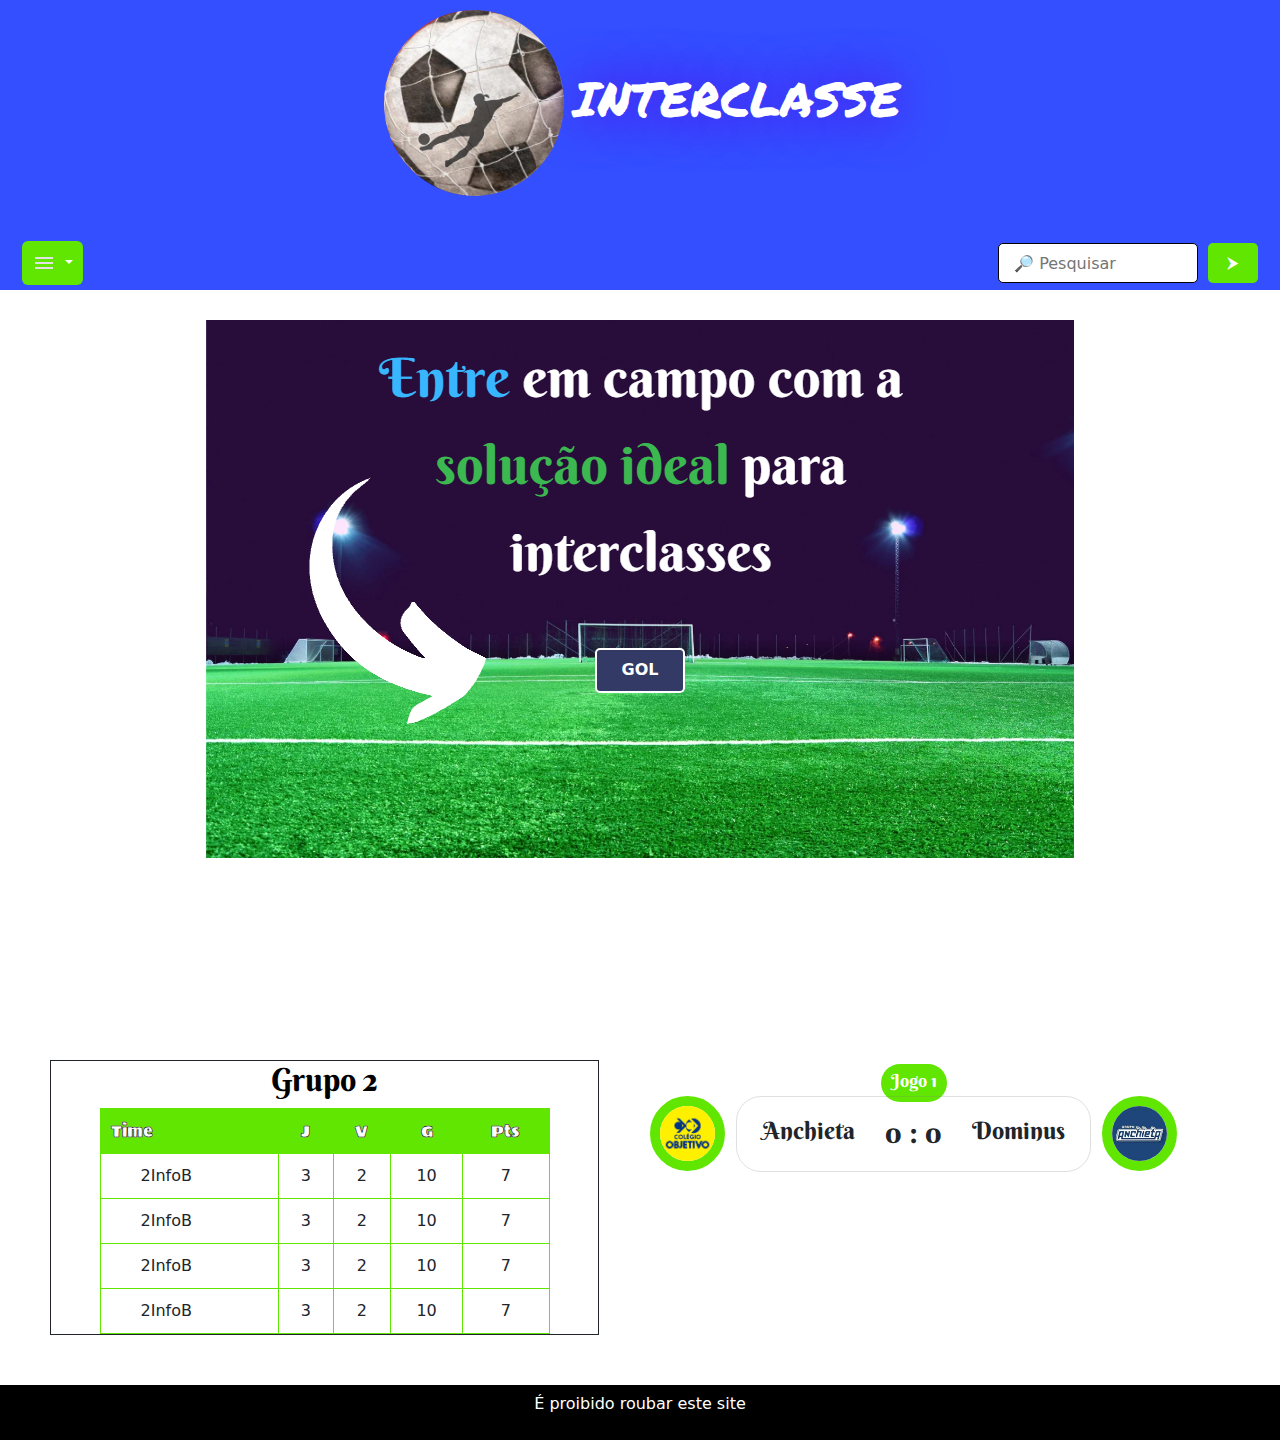
<file: TCC-main/index.html>
<!DOCTYPE html>
<html lang="pt-br">
<head>
    <meta charset="UTF-8">
    <meta name="viewport" content="width=device-width, initial-scale=1.0">
    <title>Interclasse</title>
    <link rel="stylesheet" href="./Estilos/style.css">
    <link rel="stylesheet" href="./Estilos/mediaquery.css">
    <link href="https://cdn.jsdelivr.net/npm/bootstrap@5.3.3/dist/css/bootstrap.min.css" rel="stylesheet" integrity="sha384-QWTKZyjpPEjISv5WaRU9OFeRpok6YctnYmDr5pNlyT2bRjXh0JMhjY6hW+ALEwIH" crossorigin="anonymous">
</head>
<body>
    <header>
        <div class="titulo">
            <img src="Imagens/logo_quebra_galho.jpg" alt="logo" id="logo"> 
            <h1>Interclasse</h1>
        </div>
        <nav class="navbar bg-body-tertiary" style="padding: 0px;">
            
            <div class="container-fluid" style="background-color:  #344fff ;">              
                <div class="dropdown">
                    <button class="btn btn-secondary dropdown-toggle" type="button" data-bs-toggle="dropdown" aria-expanded="true" style="background-color: #60E600; border: 0px; padding: 10px;">
                        <svg xmlns="http://www.w3.org/2000/svg" height="24px" viewBox="0 -960 960 960" width="24px" fill="#e3e3e3"><path d="M120-240v-80h720v80H120Zm0-200v-80h720v80H120Zm0-200v-80h720v80H120Z"/></svg>

                    </button>
                    <ul class="dropdown-menu" style="background-color: white; color: black;">
                      <li><a class="dropdown-item" href="#">Login</a></li>
                      <li><a class="dropdown-item" href="#">Menu</a></li>
                      <li><a class="dropdown-item" href="#">Jogos de Hoje</a></li> <!-- Aqui é preciso fazer um select com os jogos do dia que estiver na máquina-->
                    </ul>
                  </div>

                <form class="d-flex" role="search">
                    <input type="text" name="pesquisar" id="pesquisa" placeholder=" &#128270; Pesquisar" >
                    <input type="button" value="&#11166;" class="botao_pesquisar">
                </form>
            </div>
        </nav>
    </header>  

    <main>
        <div id="propaganda">
            <button id="gol_propaganda"> GOL </button>
        </div>
        
        <div id="CampeonatoAoVivo">
            <div class="Grupos">
                
                <div class="tabelas">
                    <h2 class="Grupo">Grupo 2</h2>
                    <table>
                        <thead>
                            <tr>
                                <th scope="col" style="text-align: left; padding-right: 50px;">Time</th>
                                <th scope="col">J</th>
                                <th scope="col">V</th>
                                <th scope="col">G</th>
                                <th scope="col">Pts</th>
                            </tr>
                        </thead>
                        <tbody>
                            <tr>
                                <td style="text-align: left; padding-left: 40px;">2InfoB</td>
                                <td>3</td>
                                <td>2</td>
                                <td>10</td>
                                <td>7</td>
                            </tr>
                            <tr>
                                <td style="text-align: left; padding-left: 40px;">2InfoB</td>
                                <td>3</td>
                                <td>2</td>
                                <td>10</td>
                                <td>7</td>
                            </tr>
                            <tr>
                                <td style="text-align: left; padding-left: 40px;">2InfoB</td>
                                <td>3</td>
                                <td>2</td>
                                <td>10</td>
                                <td>7</td>
                            </tr>
                            <tr>
                                <td style="text-align: left; padding-left: 40px;">2InfoB</td>
                                <td>3</td>
                                <td>2</td>
                                <td>10</td>
                                <td>7</td>
                            </tr>
                        </tbody>
                    </table>
                </div>
                <div id="Jogos">                  
                    <div style="margin: auto;">
                        <p class="titulo_jogo">Jogo 1</p>
                        <div class="Jogo">
                            <img src="Imagens/objetivo_escola.png" alt="Objetivo">
                            <div class="placar_pequeno">
                                <p>Anchieta</p>

                                <p style="font-size: 1.2em;"> 0 : 0 </p>
        
                                <p>Dominus</p>
                            </div>
                        
                        <img src="Imagens/download.jpg" alt="Anchieta">

                    </div>
                    </div> 
                    
                </div>
            </div>
      </div>
    </main>

    <footer>
        <p>É proibido roubar este site</p>
    </footer>

    <script src="https://cdn.jsdelivr.net/npm/bootstrap@5.3.3/dist/js/bootstrap.bundle.min.js" integrity="sha384-YvpcrYf0tY3lHB60NNkmXc5s9fDVZLESaAA55NDzOxhy9GkcIdslK1eN7N6jIeHz" crossorigin="anonymous"></script>
</body>
</html>
</file>
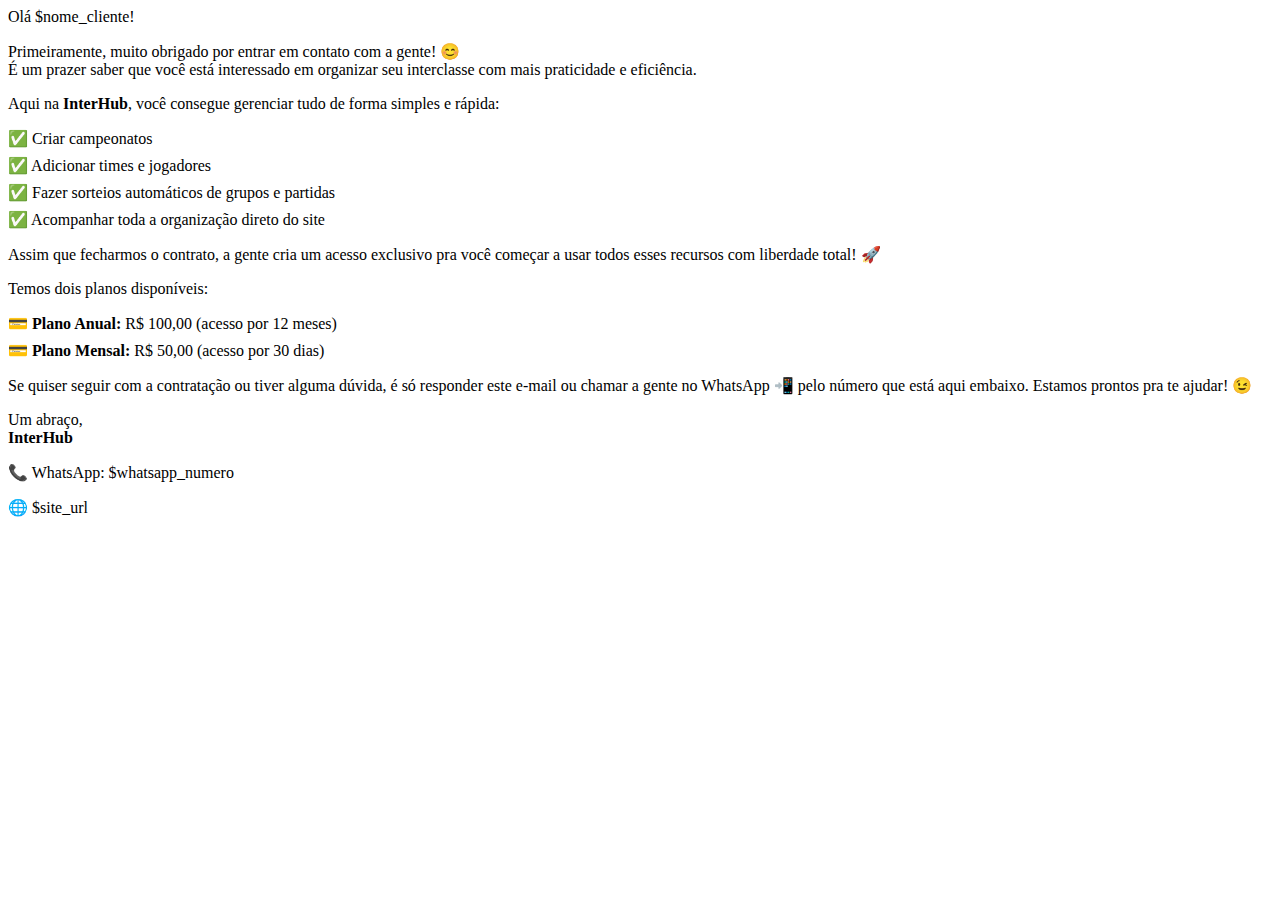
<file: mensagem.html>
<html>
    <head>
        <style>
            /* Remover bolinhas das listas */
            ul {
                list-style-type: none;
                padding-left: 0;
            }
            li {
                margin-bottom: 8px; /* Espaçamento entre os itens da lista */
            }
        </style>
        <title>Seu interclasse mais organizado começa aqui! ⚽📊</title>
    </head>
    <body>
        <p>Olá $nome_cliente!</p>
        <p>Primeiramente, muito obrigado por entrar em contato com a gente! 😊<br>
        É um prazer saber que você está interessado em organizar seu interclasse com mais praticidade e eficiência.</p>
        
        <p>Aqui na <strong>InterHub</strong>, você consegue gerenciar tudo de forma simples e rápida:</p>
        <ul>
            <li>✅ Criar campeonatos</li>
            <li>✅ Adicionar times e jogadores</li>
            <li>✅ Fazer sorteios automáticos de grupos e partidas</li>
            <li>✅ Acompanhar toda a organização direto do site</li>
        </ul>

        <p>Assim que fecharmos o contrato, a gente cria um acesso exclusivo pra você começar a usar todos esses recursos com liberdade total! 🚀</p>
        
        <p>Temos dois planos disponíveis:</p>
        <ul>
            <li>💳 <strong>Plano Anual:</strong> R$ 100,00 (acesso por 12 meses)</li>
            <li>💳 <strong>Plano Mensal:</strong> R$ 50,00 (acesso por 30 dias)</li>
        </ul>
        
        <p>Se quiser seguir com a contratação ou tiver alguma dúvida, é só responder este e-mail ou chamar a gente no WhatsApp 📲 pelo número que está aqui embaixo. Estamos prontos pra te ajudar! 😉</p>
        
        <p>Um abraço,<br>
        <strong>InterHub</strong></p>
        
        <p>📞 WhatsApp: $whatsapp_numero</p>
        <p>🌐 $site_url</a></p>
    </body>
    </html>
</file>
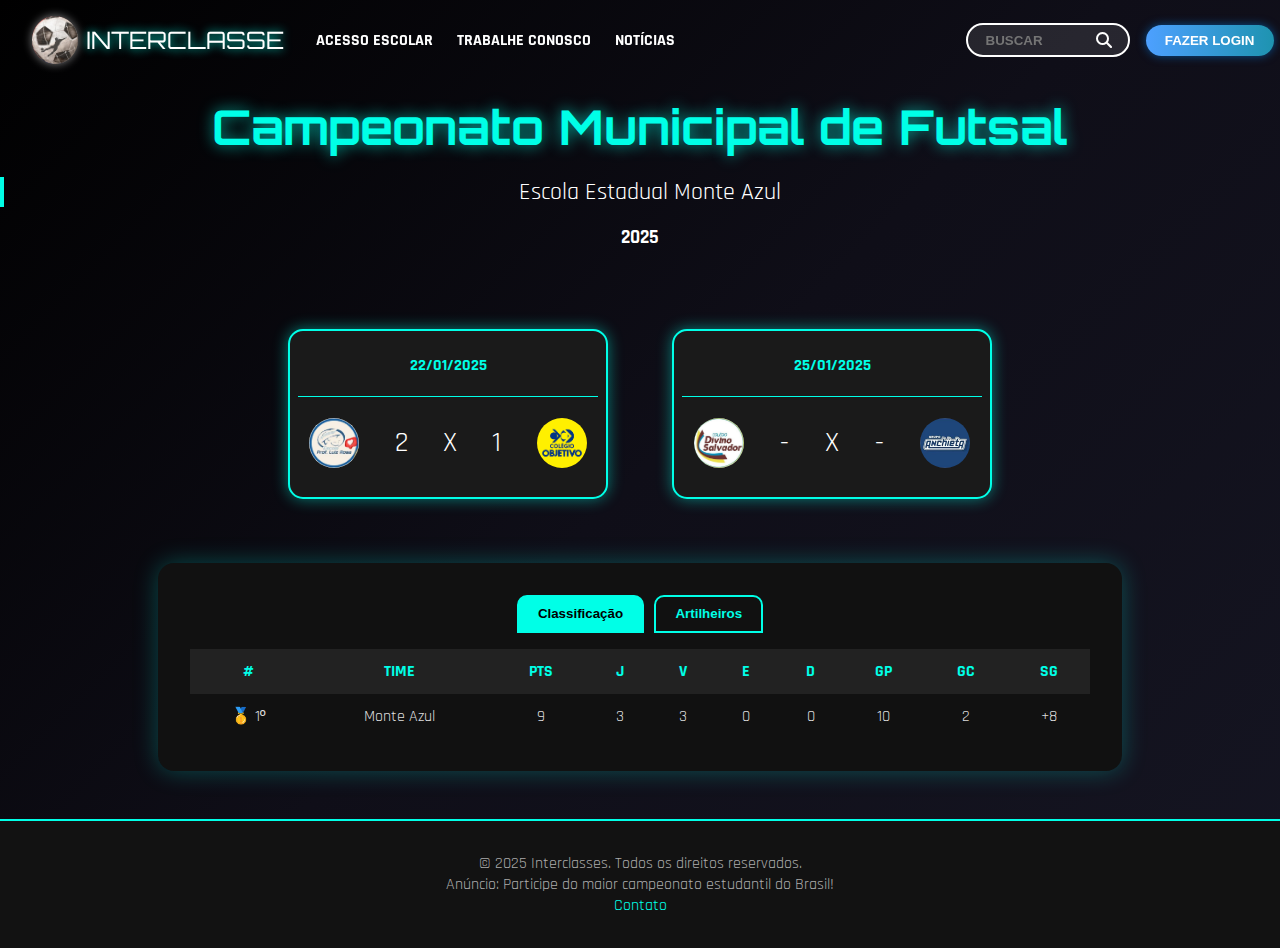
<file: tela_campeonato_cliente.html>
<!DOCTYPE html>
<html lang="pt-br">

<head>
  <meta charset="UTF-8">
  <meta name="viewport" content="width=device-width, initial-scale=1.0">
  <title>Campeonato</title>
  <link rel="stylesheet" href="Estilo/style.css">
  <link rel="stylesheet" href="Estilo/tela_campeonato.css">
  <link href="https://fonts.googleapis.com/css2?family=Orbitron:wght@500;700&family=Rajdhani:wght@500;700&display=swap" rel="stylesheet">
  <link rel="stylesheet" href="https://cdnjs.cloudflare.com/ajax/libs/font-awesome/6.4.0/css/all.min.css">
</head>

<body>
  <header id="header" class="header-transparent">
    <div style="display: flex; align-items: center; gap: 2rem; flex-wrap: wrap;">
      <a href="index.html" style="text-decoration: none;">
        <div style="display: flex; align-items: center; gap: 0.5rem; transition: transform 0.3s ease; cursor: pointer;" onmouseover="this.style.transform='scale(1.1)'" onmouseout="this.style.transform='scale(1)'">
          <img src="Imagens/logo_quebra_galho.jpg" alt="Logo Interclasse" style="height: 48px; border-radius: 100%; filter: drop-shadow(0 0 5px rgba(255,255,255,0.5));">
          <span style="font-family: 'Orbitron', sans-serif; font-size: 1.5rem; color: white; text-shadow: 0 0 10px #00ffe7;">INTERCLASSE</span>
        </div>
      </a>
      <nav style="display: flex; flex-wrap: wrap; gap: 1.5rem; font-weight: bold; font-size: 1rem;">
        <a href="Empresarial/LOGIN.php" class="nav-link">ACESSO ESCOLAR</a>
        <a href="#" class="nav-link">TRABALHE CONOSCO</a>
        <a href="#" class="nav-link">NOTÍCIAS</a>
      </nav>
    </div>

    <div style="display: flex; align-items: center; gap: 1rem; flex-wrap: wrap;">
      <div class="search-bar">
        <input type="text" placeholder="BUSCAR">
        <i class="fas fa-search"></i>
      </div>
      <button style="background: linear-gradient(to right, #4da0ff, #1e93b0); border: none; color: white; font-weight: bold; padding: 0.5rem 1.2rem; border-radius: 20px; cursor: pointer; box-shadow: 0 0 10px rgba(0, 140, 255, 0.5); transition: transform 0.2s;">
        <a href="tela_login_cliente.html" style="text-decoration: none; color: white; font-weight: bold;">FAZER LOGIN</a>
      </button>
    </div>
  </header>

  <main>
    <section class="section cabecalho-campeonato">
      <h1>Campeonato Municipal de Futsal</h1>
      <h2>Escola Estadual Monte Azul</h2>
      <h3>2025</h3>
    </section>

    <section class="section jogos">
      <a href="tela_partida_ao_vivo.html">
        <div class="jogo-card" id="jogo1">
          <div class="divdia">
            <p class="data">22/01/2025</p>
          </div>
          <div class="divplacar">
            <img src="Imagens/luiz_rosa_escola.jpg" alt="Time A">
            <p>2</p>
            <p>X</p>
            <p>1</p>
            <img src="Imagens/objetivo_escola.png" alt="Time B">
          </div>
        </div>
      </a>
      
      <a href="tela_partida_ao_vivo.html">
        <div class="jogo-card" id="jogo2">
          <div class="divdia">
            <p class="data">25/01/2025</p>
          </div>
          <div class="divplacar">
            <img src="Imagens/divino_escola.jpg" alt="Time C">
            <p>-</p>
            <p>X</p>
            <p>-</p>
            <img src="Imagens/download.jpg" alt="Time D">
          </div>
      </div>
      </a>
      
    </section>

    <section class="painel-tabela">
      <div class="tabs">
        <button class="tab active" onclick="mudarAba('classificacao')">Classificação</button>
        <button class="tab" onclick="mudarAba('artilheiros')">Artilheiros</button>
      </div>

      <div id="classificacao" class="tabela-conteudo ativo">
        <table>
          <thead>
            <tr>
              <th>#</th>
              <th>Time</th>
              <th>Pts</th>
              <th>J</th>
              <th>V</th>
              <th>E</th>
              <th>D</th>
              <th>GP</th>
              <th>GC</th>
              <th>SG</th>
            </tr>
          </thead>
          <tbody>
            <tr>
              <td>🥇 1º</td>
              <td>Monte Azul</td>
              <td>9</td>
              <td>3</td>
              <td>3</td>
              <td>0</td>
              <td>0</td>
              <td>10</td>
              <td>2</td>
              <td>+8</td>
            </tr>
          </tbody>
        </table>
      </div>

      <div id="artilheiros" class="tabela-conteudo">
        <table>
          <thead>
            <tr>
              <th>#</th>
              <th>Nome</th>
              <th>Time</th>
              <th>Gols</th>
            </tr>
          </thead>
          <tbody>
            <tr>
              <td>🥇 1º</td>
              <td>Testerson</td>
              <td>Santos FC</td>
              <td>20</td>
            </tr>
            <tr>
              <td>🥈 2º</td>
              <td>Fulano</td>
              <td>Monte Azul</td>
              <td>18</td>
            </tr>
            <tr>
              <td>🥉 3º</td>
              <td>Ciclano</td>
              <td>São Lucas</td>
              <td>15</td>
            </tr>
          </tbody>
        </table>
      </div>
    </section>
  </main>

  <footer>
    © 2025 Interclasses. Todos os direitos reservados.<br />
    Anúncio: Participe do maior campeonato estudantil do Brasil!<br />
    <a href="#" style="color:#00ffe7">Contato</a>
  </footer>

  <script>
    window.addEventListener('scroll', () => {
      const header = document.getElementById('header');
      if (window.scrollY > 20) {
        header.classList.remove('header-transparent');
        header.classList.add('header-scrolled');
      } else {
        header.classList.remove('header-scrolled');
        header.classList.add('header-transparent');
      }
    });
    function mudarAba(abaId) {
      document.querySelectorAll('.tab').forEach(tab => tab.classList.remove('active'));
      document.querySelectorAll('.tabela-conteudo').forEach(t => t.classList.remove('ativo'));
      document.getElementById(abaId).classList.add('ativo');
      event.currentTarget.classList.add('active');
    }
  </script>
</body>

</html>
</file>
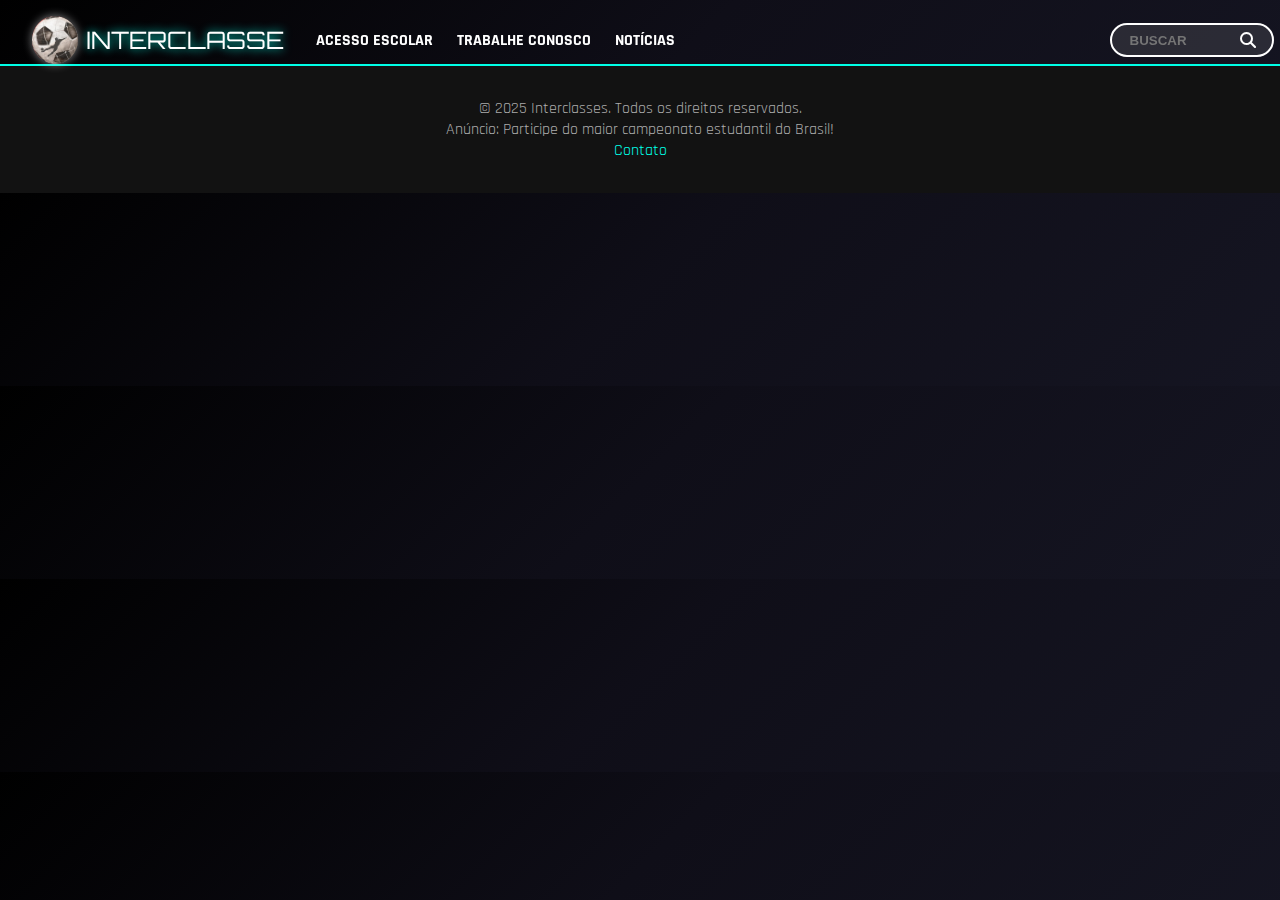
<file: tela_login_cliente.html>
<!DOCTYPE html>
<html lang="pt-br">
<head>
  <meta charset="UTF-8">
  <meta name="viewport" content="width=device-width, initial-scale=1.0">
  <title>Cadastro</title>
  <link href="https://fonts.googleapis.com/css2?family=Orbitron:wght@500;700&family=Rajdhani:wght@500;700&display=swap" rel="stylesheet">
  <link rel="stylesheet" href="https://cdnjs.cloudflare.com/ajax/libs/font-awesome/6.4.0/css/all.min.css">
  <link rel="stylesheet" href="Estilo/style.css">  
</head>
<body>
  <header id="header" class="header-transparent">
    <div style="display: flex; align-items: center; gap: 2rem; flex-wrap: wrap;">
      <a href="index.html" style="text-decoration: none;">
        <div style="display: flex; align-items: center; gap: 0.5rem; transition: transform 0.3s ease; cursor: pointer;" onmouseover="this.style.transform='scale(1.1)'" onmouseout="this.style.transform='scale(1)'">
          <img src="Imagens/logo_quebra_galho.jpg" alt="Logo Interclasse" style="height: 48px; border-radius: 100%; filter: drop-shadow(0 0 5px rgba(255,255,255,0.5));">
          <span style="font-family: 'Orbitron', sans-serif; font-size: 1.5rem; color: white; text-shadow: 0 0 10px #00ffe7;">INTERCLASSE</span>
        </div>
      </a>
      <nav style="display: flex; flex-wrap: wrap; gap: 1.5rem; font-weight: bold; font-size: 1rem;">
        <a href="Empresarial/LOGIN.php" class="nav-link">ACESSO ESCOLAR</a>
        <a href="#" class="nav-link">TRABALHE CONOSCO</a>
        <a href="#" class="nav-link">NOTÍCIAS</a>
      </nav>
    </div>

    <div style="display: flex; align-items: center; gap: 1rem; flex-wrap: wrap;">
      <div class="search-bar">
        <input type="text" placeholder="BUSCAR">
        <i class="fas fa-search"></i>
      </div>
    </div>
  </header>
  <main>
    <section class="section"> 

    </section>
  </main>
  <footer>
    © 2025 Interclasses. Todos os direitos reservados.<br />
    Anúncio: Participe do maior campeonato estudantil do Brasil!<br />
    <a href="#" style="color:#00ffe7">Contato</a>
  </footer>
</body>
</html>
</file>
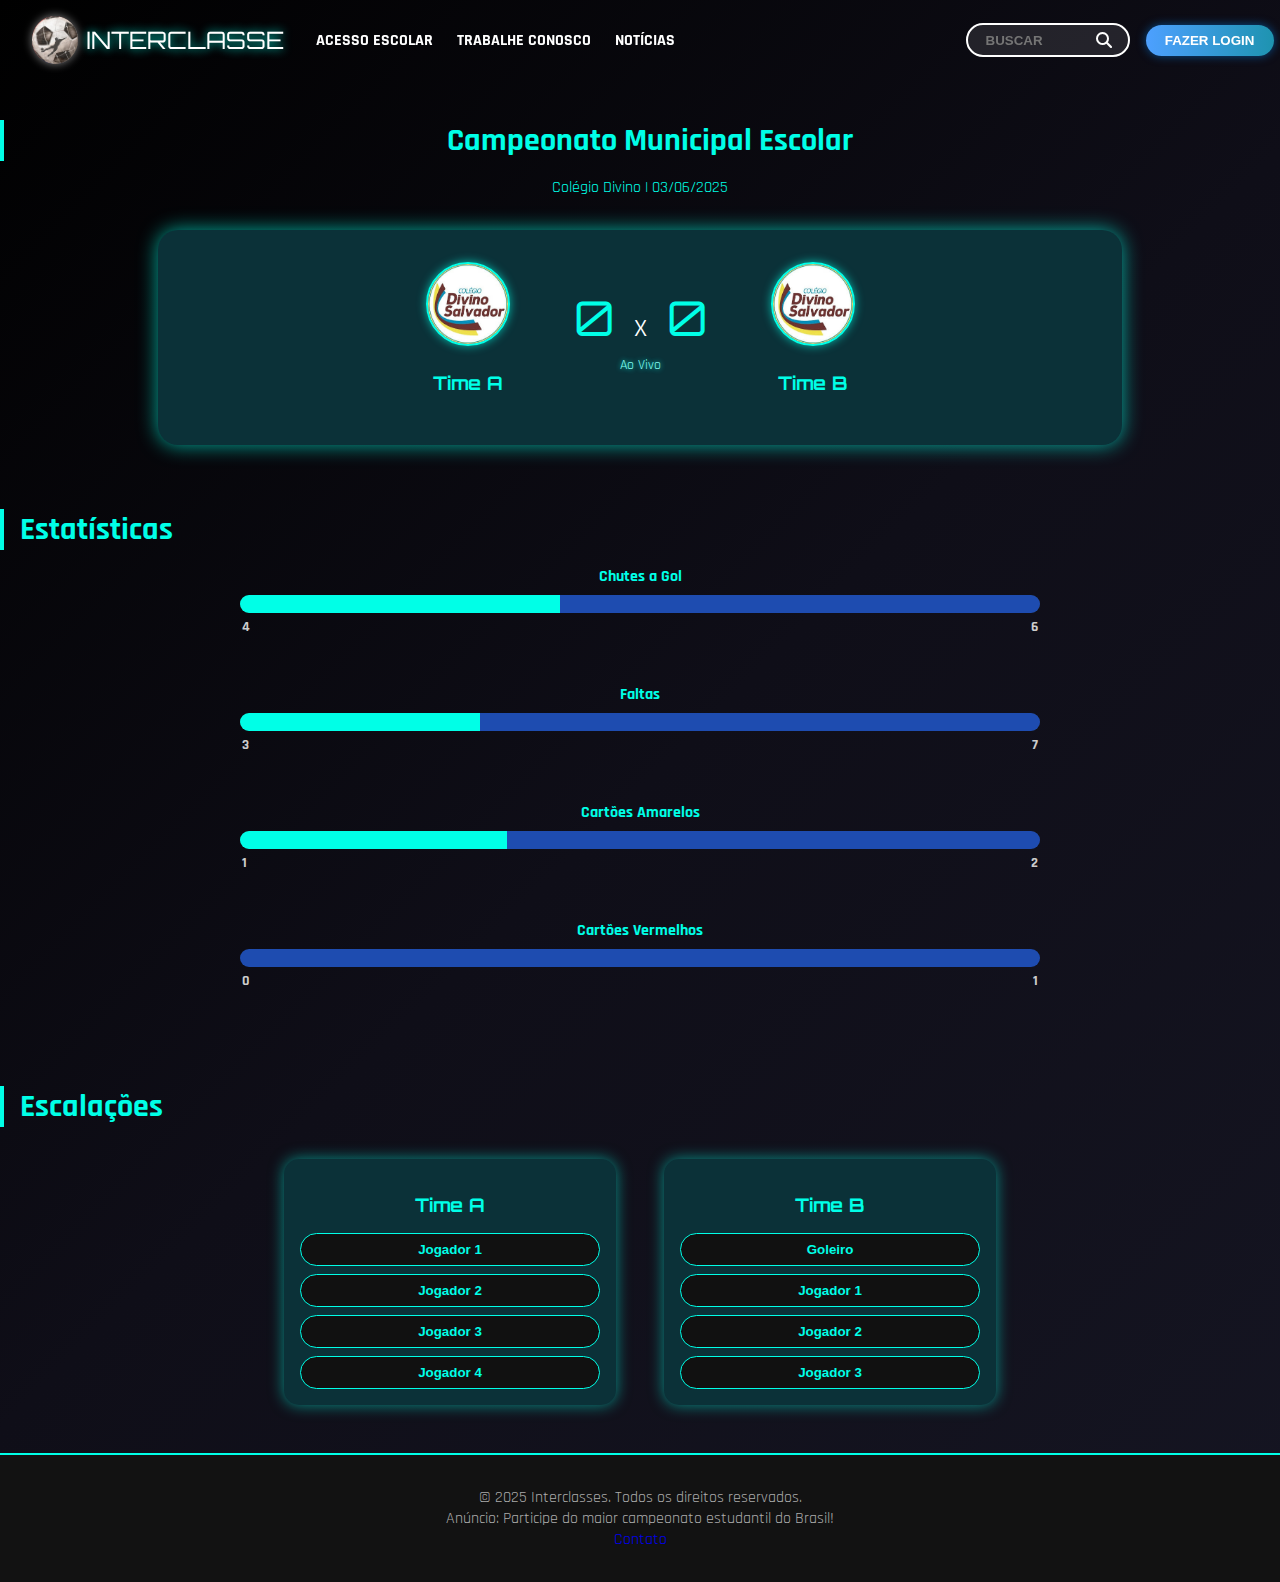
<file: tela_partida_ao_vivo.html>
<!DOCTYPE html>
<html lang="pt-br">
<head>
  <meta charset="UTF-8" />
  <meta name="viewport" content="width=device-width, initial-scale=1.0" />
  <title>Partida - Ao Vivo</title>
  <link rel="stylesheet" href="Estilo/style.css" />
  <link rel="stylesheet" href="Estilo/tela_partida_aovivo.css" />
  <link rel="stylesheet" href="https://cdnjs.cloudflare.com/ajax/libs/font-awesome/6.4.0/css/all.min.css" />
  <link href="https://fonts.googleapis.com/css2?family=Orbitron:wght@500;700&family=Rajdhani:wght@500;700&display=swap" rel="stylesheet" />
</head>

<body>
  <header id="header" class="header-transparent">
    <div style="display: flex; align-items: center; gap: 2rem; flex-wrap: wrap;">
      <a href="index.html" style="text-decoration: none;">
        <div style="display: flex; align-items: center; gap: 0.5rem; transition: transform 0.3s ease; cursor: pointer;" onmouseover="this.style.transform='scale(1.1)'" onmouseout="this.style.transform='scale(1)'">
          <img src="Imagens/logo_quebra_galho.jpg" alt="Logo Interclasse" style="height: 48px; border-radius: 100%; filter: drop-shadow(0 0 5px rgba(255,255,255,0.5));">
          <span style="font-family: 'Orbitron', sans-serif; font-size: 1.5rem; color: white; text-shadow: 0 0 10px #00ffe7;">INTERCLASSE</span>
        </div>
      </a>
      <nav style="display: flex; flex-wrap: wrap; gap: 1.5rem; font-weight: bold; font-size: 1rem;">
        <a href="Empresarial/LOGIN.php" class="nav-link">ACESSO ESCOLAR</a>
        <a href="#" class="nav-link">TRABALHE CONOSCO</a>
        <a href="#" class="nav-link">NOTÍCIAS</a>
      </nav>
    </div>

    <div style="display: flex; align-items: center; gap: 1rem; flex-wrap: wrap;">
      <div class="search-bar">
        <input type="text" placeholder="BUSCAR">
        <i class="fas fa-search"></i>
      </div>
      <button style="background: linear-gradient(to right, #4da0ff, #1e93b0); border: none; color: white; font-weight: bold; padding: 0.5rem 1.2rem; border-radius: 20px; cursor: pointer; box-shadow: 0 0 10px rgba(0, 140, 255, 0.5); transition: transform 0.2s;">
        <a href="tela_login_cliente.html" style="text-decoration: none; color: white; font-weight: bold;">FAZER LOGIN</a>
      </button>
    </div>
  </header>

  <main>
    <!-- APRESENTAÇÃO -->
    <section class="section" style="text-align: center; margin-top: 120px;">
      <h2>Campeonato Municipal Escolar</h2>
      <p style="color: #00ffe7;">Colégio Divino | 03/06/2025</p>
    </section>
  
    <!-- PLACAR MODERNO -->
    <section class="scoreboard-modern">
      <div class="team">
        <img src="Imagens/divino_escola.jpg" alt="Time 1" />
        <h3>Time A</h3>
      </div>
      <div class="score">
        <span class="score-number">0</span>
        <span class="score-separator">x</span>
        <span class="score-number">0</span>
        <p class="match-status">Ao Vivo</p> <!-- ou "Encerrado" / "Próximo: 05/06" -->
      </div>
      <div class="team">
        <img src="Imagens/divino_escola.jpg" alt="Time 2" />
        <h3>Time B</h3>
      </div>
    </section>
  
    <!-- ESTATÍSTICAS COM BARRAS -->
    <section class="section">
      <h2>Estatísticas</h2>
      <div class="stats-container">
        <div class="stat-row" data-stat="Chutes a Gol" data-left="4" data-right="6"></div>
        <div class="stat-row" data-stat="Faltas" data-left="3" data-right="7"></div>
        <div class="stat-row" data-stat="Cartões Amarelos" data-left="1" data-right="2"></div>
        <div class="stat-row" data-stat="Cartões Vermelhos" data-left="0" data-right="1"></div>
      </div>
    </section>
    
  
    <!-- ESCALAÇÃO -->
    <section class="section">
      <h2>Escalações</h2>
      <div class="lineup-container">
        <div class="lineup">
          <h3>Time A</h3>
          <div class="players">
            <button class="player-btn" data-player="1">Jogador 1</button>
            <button class="player-btn" data-player="2">Jogador 2</button>
            <button class="player-btn" data-player="2">Jogador 3</button>
            <button class="player-btn" data-player="2">Jogador 4</button>
          </div>
        </div>
        <div class="lineup">
          <h3>Time B</h3>
          <div class="players">
            <button class="player-btn">Goleiro</button>
            <button class="player-btn">Jogador 1</button>
            <button class="player-btn">Jogador 2</button>
            <button class="player-btn">Jogador 3</button>
          </div>
        </div>
      </div>
    </section>
    <div id="playerModal">
      <div>
        <h2 id="modalName"></h2>
        <p><strong>Idade:</strong> <span id="modalAge"></span></p>          
        <p><strong>Time:</strong> <span id="modalTeam"></span></p>          
        <p><strong>Gols:</strong> <span id="modalGoals"></span></p>
        <p><strong>Faltas:</strong> <span id="modalFouls"></span></p>
        <p><strong>Cartões Amarelos:</strong> <span id="modalYellow"></span></p>
        <p><strong>Cartões Vermelhos:</strong> <span id="modalRed"></span></p>
        <button onclick="closeModal()">Fechar</button>
      </div>
    </div>
  </main>

  <footer>
    © 2025 Interclasses. Todos os direitos reservados.<br />
    Anúncio: Participe do maior campeonato estudantil do Brasil!<br />
    <a href="#">Contato</a>
  </footer>

  <script>
    const players = {
      1: { name: "João Silva", age: 17, fouls: 3, team: "Time Exemplo", goals: 10, yellow: 1, red: 0 },
      2: { name: "Lucas Ferreira", age: 16, fouls: 2, team: "Time Exemplo", goals: 8, yellow: 0, red: 0 }
    };

    document.querySelectorAll(".player-btn").forEach(btn => {
      btn.addEventListener("click", () => {
        const p = players[btn.dataset.player];
        if (!p) return;
        document.getElementById("modalName").textContent = p.name;
        document.getElementById("modalAge").textContent = p.age;
        document.getElementById("modalFouls").textContent = p.fouls;
        document.getElementById("modalTeam").textContent = p.team;
        document.getElementById("modalGoals").textContent = p.goals;
        document.getElementById("modalYellow").textContent = p.yellow;
        document.getElementById("modalRed").textContent = p.red;
        document.getElementById("playerModal").style.display = "flex";
      });
    });

    function closeModal() {
      document.getElementById("playerModal").style.display = "none";
    }

    function renderStats() {
    document.querySelectorAll('.stat-row').forEach(row => {
      const label = row.dataset.stat;
      const left = parseInt(row.dataset.left);
      const right = parseInt(row.dataset.right);
      const total = left + right || 1;

      const leftPercent = (left / total) * 100;
      const rightPercent = (right / total) * 100;

      row.innerHTML = `
        <span class="label">${label}</span>
        <div class="stat-bar">
          <div class="bar-fill" style="width: ${leftPercent}%"></div>
          <div class="bar-fill right" style="width: ${rightPercent}%"></div>
        </div>
        <div class="stat-values-below">
          <span class="left-value">${left}</span>
          <span class="right-value">${right}</span>
        </div>
      `;
    });
  }

  renderStats();

  </script>
</body>
</html>
</file>
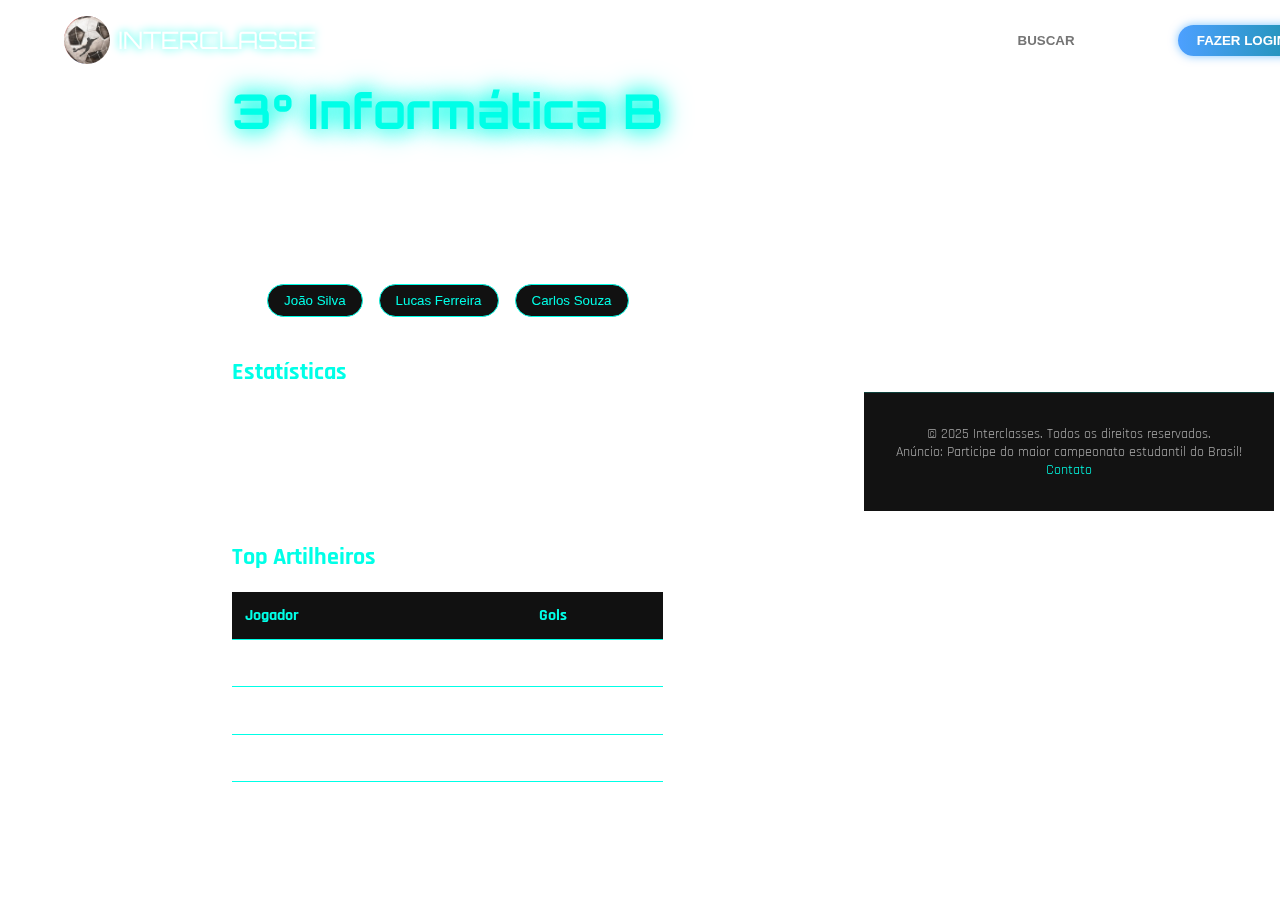
<file: tela_time_cliente.html>
<!DOCTYPE html>
<html lang="pt-br">
<head>
  <meta charset="UTF-8" />
  <meta name="viewport" content="width=device-width, initial-scale=1.0" />
  <title>Interclasse - Informações do Time</title>
  <link href="https://fonts.googleapis.com/css2?family=Orbitron:wght@500;700&family=Rajdhani:wght@500;700&display=swap" rel="stylesheet">
  <link rel="stylesheet" href="https://cdnjs.cloudflare.com/ajax/libs/font-awesome/6.4.0/css/all.min.css">
  <link rel="stylesheet" href="Estilo/style.css">
  <link rel="stylesheet" href="Estilo/telatime.css">
</head>
<body>

<header id="header" class="header-transparent">
  <header id="header" class="header-transparent">
    <div style="display: flex; align-items: center; gap: 2rem; flex-wrap: wrap;">
      <a href="index.html" style="text-decoration: none;">
        <div style="display: flex; align-items: center; gap: 0.5rem; transition: transform 0.3s ease; cursor: pointer;" onmouseover="this.style.transform='scale(1.1)'" onmouseout="this.style.transform='scale(1)'">
          <img src="Imagens/logo_quebra_galho.jpg" alt="Logo Interclasse" style="height: 48px; border-radius: 100%; filter: drop-shadow(0 0 5px rgba(255,255,255,0.5));">
          <span style="font-family: 'Orbitron', sans-serif; font-size: 1.5rem; color: white; text-shadow: 0 0 10px #00ffe7;">INTERCLASSE</span>
        </div>
      </a>
      <nav style="display: flex; flex-wrap: wrap; gap: 1.5rem; font-weight: bold; font-size: 1rem;">
        <a href="Empresarial/LOGIN.php" class="nav-link">ACESSO ESCOLAR</a>
        <a href="#" class="nav-link">TRABALHE CONOSCO</a>
        <a href="#" class="nav-link">NOTÍCIAS</a>
      </nav>
    </div>

    <div style="display: flex; align-items: center; gap: 1rem; flex-wrap: wrap;">
      <div class="search-bar">
        <input type="text" placeholder="BUSCAR">
        <i class="fas fa-search"></i>
      </div>
      <button style="background: linear-gradient(to right, #4da0ff, #1e93b0); border: none; color: white; font-weight: bold; padding: 0.5rem 1.2rem; border-radius: 20px; cursor: pointer; box-shadow: 0 0 10px rgba(0, 140, 255, 0.5); transition: transform 0.2s;">
        <a href="tela_login_cliente.html" style="text-decoration: none; color: white; font-weight: bold;">FAZER LOGIN</a>
      </button>
    </div>
  </header>

<main>
  <section>
    <h1 class="time-title">3° Informática B</h1>
    <p style="text-align:center;"><strong>Ano de Criação:</strong> 2025</p>
    <p style="text-align:center;"><strong>Escola:</strong> Escola Padre Anchieta</p>
    <p style="text-align:center;"><strong>Jogadores:</strong></p>
    <ul class="players-list" style="list-style: none; padding-left: 0;">
      <li><button class="player-btn" data-player="1">João Silva</button></li>
      <li><button class="player-btn" data-player="2">Lucas Ferreira</button></li>
      <li><button class="player-btn" data-player="3">Carlos Souza</button></li>
    </ul>
  </section>

  <section>
    <h2 style="color: #00ffe7;">Estatísticas</h2>
    <p><strong>Partidas Jogadas:</strong> 10</p>
    <p><strong>Gols Marcados:</strong> 25</p>
    <p><strong>Gols Sofridos:</strong> 15</p>
  </section>

  <section>
    <h2 style="color: #00ffe7;">Top Artilheiros</h2>
    <table class="top-scorers-table">
      <thead>
        <tr>
          <th>Jogador</th>
          <th>Gols</th>
        </tr>
      </thead>
      <tbody>
        <tr><td>João Silva</td><td>10</td></tr>
        <tr><td>Lucas Ferreira</td><td>8</td></tr>
        <tr><td>Carlos Souza</td><td>7</td></tr>
      </tbody>
    </table>
  </section>

  <div id="playerModal">
    <div>
      <h2 id="modalName"></h2>
      <p><strong>Idade:</strong> <span id="modalAge"></span></p>          
      <p><strong>Time:</strong> <span id="modalTeam"></span></p>          
      <p><strong>Gols:</strong> <span id="modalGoals"></span></p>
      <p><strong>Faltas:</strong> <span id="modalFouls"></span></p>
      <p><strong>Cartões Amarelos:</strong> <span id="modalYellow"></span></p>
      <p><strong>Cartões Vermelhos:</strong> <span id="modalRed"></span></p>
      <button onclick="closeModal()">Fechar</button>
    </div>
  </div>
</main>

<footer>
  © 2025 Interclasses. Todos os direitos reservados.<br />
  Anúncio: Participe do maior campeonato estudantil do Brasil!<br />
  <a href="#">Contato</a>
</footer>

<script>
const players = {
  1: { name: "João Silva", age: 17, fouls: 3, team: "Time Exemplo", goals: 10, yellow: 1, red: 0 },
  2: { name: "Lucas Ferreira", age: 16, fouls: 2, team: "Time Exemplo", goals: 8, yellow: 0, red: 0 },
  3: { name: "Carlos Souza", age: 17, fouls: 5, team: "Time Exemplo", goals: 7, yellow: 2, red: 1 }
};
document.querySelectorAll(".player-btn").forEach(btn => {
  btn.addEventListener("click", () => {
    const p = players[btn.dataset.player];
    document.getElementById("modalName").textContent = p.name;
    document.getElementById("modalAge").textContent = p.age;
    document.getElementById("modalFouls").textContent = p.fouls;
    document.getElementById("modalTeam").textContent = p.team;
    document.getElementById("modalGoals").textContent = p.goals;
    document.getElementById("modalYellow").textContent = p.yellow;
    document.getElementById("modalRed").textContent = p.red;
    document.getElementById("playerModal").style.display = "flex";
  });
});
function closeModal() {
  document.getElementById("playerModal").style.display = "none";
}
</script>

</body>
</html>
</file>
<file: TCC-main/Estilos/style.css>
/*
    #324AE6
    #60E600
    #5D00E6
    #E6DE00
    #6F598F
    #333A66

    #3B9CE6
*/

@charset "UTF-8";

@font-face {
    font-family: 'TituloSigmar';
    src: url(../Fontes/Sigmar-Regular.ttf);
}
@font-face {
    font-family: 'TituloPermament';
    src: url(../Fontes/PermanentMarker-Regular.ttf);
}
@font-face {
    font-family: 'TituloBerk';
    src: url(../Fontes/BerkshireSwash-Regular.ttf);
}
@font-face {
    font-family: 'SubTitulo';
    src: url(../Fontes/Anton-Regular.ttf);
}
:root{
    --cor1: #324AE6;
    --cor2: #60E600;
    --cor3: #5D00E6;
    --cor4: #E6DE00;
    --cor5: #6F598F;
    --cor6: #333A66;

    --font-titulo: 'TituloPermament';
    --font-subtitulo: 'SubTitulo';
    --font-Qatar: 'TituloBerk';
    --font-Sigmar: 'TituloSigmar';
}

*{
    margin: 0px;
    padding: 0px;
}

body{
    background-color: black;
}

header{
    background-color: #344fff;
    color: white;
    padding: 25px 10px 5px 10px; 
    margin-bottom: 20px;
}
.titulo{
   text-align: center;
   font-family: var(--font-titulo);
   padding: 10px;
}
.titulo>h1{
    display: inline-block;
    transform: translate( -2px, -21px);
    font-size: 3em;
    text-shadow: 0px 0px 50px var(--cor3);
    text-transform: uppercase;
    
}
#logo{
    display: inline-block;   
    margin: 5px;   
    border-radius: 100%;
    width: 180px;
    transform: translate(0px, -30px);
}
nav{
    background-color: #344fff ;
}

.pesquisar{
    display: inline-block;

}
#pesquisa{
    height: 40px;
    width: 200px;
    padding: 10px;
    margin-right: 10px;
    border: 1px solid black;
    border-radius: 5px;
}
.botao_pesquisar{
    background-color: #60E600;
    color:white;
    width: 50px;
    border-radius: 5px;
    border: 0px;
    padding: 7.5px;
}

.botao_pesquisar:hover{

    transition: 0.25s;
    border: 1px solid white;
    background-color: #5ee200 ;

}

main{
    margin: auto;
    padding: 10px;
    background-color: white;
}
main p{
    text-align: justify;
}
main h2{
    font-family: var(--font-subtitulo)
}

#propaganda{
    width: 100%;
    height: 700px;

    display: grid;
    place-items: center; /* Atalho para alinhar ao centro */

    background-image: url("../Imagens/Propaganda.png");
    background-repeat: no-repeat;
    background-position: top center;
}

#gol_propaganda{
    background-color: var(--cor6);
    color: white;
    border: 2px solid white;
    border-radius: 5px;

    width: 90px;
    height: 45px;
    font-weight: bold;
}

#gol_propaganda:hover{
    transition: 1s;
    background-color: var(--cor1);
    text-decoration: underline;
}

#Escolas_faixa{
    background-image:url("../Imagens/Fita_Azul.png");
    background-repeat: no-repeat;
    background-position:center;

    width: 100%;
    height: 150px;
}

#Escolas_faixa img{
    width: 90px;
    padding: 10px;
    border-radius: 100%;
}
#titulo_parceria{
    color: white;
    text-align: center;
    
    
}

#CampeonatoAoVivo{
    width: 100%;
    padding: 20px;
}
.Grupos{
    display: flex;
    margin-bottom: 15px;
    margin: auto;
}
h2.Grupo{
    font-family: var(--font-Qatar);
    color: black;
}
.tabelas{
    display: inline-block;
    width: 45%;
    border: 1px solid;
    text-align: center;
    margin: 20px;
}
table{
    border: 1px solid var(--cor2);
    width: 450px;
    text-align: center;
    margin: auto;
}
table thead{
    background-color: var(--cor2);
    color: white;
    font-family: var(--font-Sigmar);
    -webkit-text-stroke-width: 0.001px;
    -webkit-text-stroke-color: black;
}
tr, td, th{
    padding: 10px;
    border: 1px solid var(--cor2);
    
}
tbody td{
    border: 1px solid var(--cor2);
}

#Jogos{
    width: 45%;
    display: inline-block;
    margin: 20px;
    font-family: var(--font-Qatar);
    font-size: 1.5em;
    align-items: center;
    text-align: center;
}


.titulo_jogo{
    text-align: center;
    font-size: 0.75em;
    color: white;
    margin: 0px;
    padding: 5px 10px 10px 10px;
    background-color: var(--cor2);
    border-radius: 25px;
    display: inline;
}

.Jogo{
    display: flex;
    justify-content: space-evenly;
    flex-wrap: nowrap;
    align-items: center;
}

.Jogo img{
    width: 75px;
    border-radius: 100%;
    border: 10px solid var(--cor2);
}
.placar_pequeno{
    margin: 0px;
    padding: 10px;
    display: flex;
    text-align: center;
    border: 1px solid rgba(128, 128, 128, 0.247);
    border-radius: 25px;
}
.placar_pequeno p{
    margin: 0px 10px 0px 10px;
    padding: 5px;
    background-color: white;
}

#Campeonatos_recentes{
    align-items: center;
}
footer{
    background-color: black;
    color: white;
    text-align: center;
    padding: 7.5px;
}
</file>
<file: TCC-main/Estilos/mediaquery.css>
@charset "UTF-8";

@font-face {
    font-family: 'TituloSigmar';
    src: url(../Fontes/Sigmar-Regular.ttf);
}
@font-face {
    font-family: 'TituloPermament';
    src: url(../Fontes/PermanentMarker-Regular.ttf);
}
@font-face {
    font-family: 'TituloBerk';
    src: url(../Fontes/BerkshireSwash-Regular.ttf);
}
@font-face {
    font-family: 'SubTitulo';
    src: url(../Fontes/Anton-Regular.ttf);
}
:root{
    --cor1: #324AE6;
    --cor2: #60E600;
    --cor3: #5D00E6;
    --cor4: #E6DE00;
    --cor5: #6F598F;
    --cor6: #333A66;

    --font-titulo: 'TituloPermament';
    --font-subtitulo: 'SubTitulo';
}

@media screen and (min-width:320px ) and (max-width: 575px){
    #propaganda{
        width: 100%;
        height: 370px;
    
        display: grid;
        place-items: center; /* Atalho para alinhar ao centro */
    
        background-image: url("../Imagens/Propaganda.png");
        background-size: contain;
        background-repeat: no-repeat;
        background-position: top center;
    }
}


@media screen and (min-width: 575px ) and (max-width: 670px){
    #propaganda{
        width: 100%;
        height: 370px;
    
        display: grid;
        place-items: center; /* Atalho para alinhar ao centro */
    
        background-image: url("../Imagens/Propaganda.png");
        background-size: contain;
        background-repeat: no-repeat;
        background-position: top center;
    }
}
@media screen and (min-width: 670px ) and (max-width: 750px){
    #propaganda{
        width: 100%;
        height: 505px;
    
        display: grid;
        place-items: center; /* Atalho para alinhar ao centro */
    
        background-image: url("../Imagens/Propaganda.png");
        background-size: contain;
        background-repeat: no-repeat;
        background-position: top center;
    }
}
</file>
<file: Estilo/style.css>
@import url('https://fonts.googleapis.com/css2?family=Orbitron:wght@500&family=Rubik:wght@400;700&display=swap');

:root {
  --cor1: #0F2F4A;
  --cor2: #0B3138;
  --cor3: #39B7D4;
  --cor4: #2A963E;
  --cor5: #0E3A42;

  --font-titulo: 'Orbitron', sans-serif;
  --font-corpo: 'Rubik', sans-serif;
}

body {
  margin: 0;
  font-family: 'Rajdhani', sans-serif;
  background: linear-gradient(135deg, #000000, #0f0e18, #151522);
  color: white;
}

/* Cabeçalho e navegação */
#header {
  position: fixed;
  top: 0;
  width: 97%;
  z-index: 999;
  padding: 1rem 2rem;
  display: flex;
  flex-wrap: wrap;
  justify-content: space-between;
  align-items: center;
  transition: background-color 0.3s ease, backdrop-filter 0.3s ease;
}

.header-transparent {
  background-color: transparent;
}

.header-scrolled {
  background-color: rgba(0, 0, 0, 0.9);
  backdrop-filter: blur(6px);
}

.menu-toggle{
  display: none;
}
.nav-link {
  position: relative;
  color: white;
  text-decoration: none;
  transition: color 0.3s ease, transform 0.3s ease;
}

.nav-link::after {
  content: '';
  position: absolute;
  bottom: -5px;
  left: 0;
  width: 0;
  height: 2px;
  background: white;
  transition: width 0.3s ease;
}

.nav-link:hover {
  color: #83fdf1;
  transform: scale(1.05);
}

.nav-link:hover::after {
  width: 100%;
}

a:hover {
  transform: scale(1.05);
}
button:hover {
  transform: scale(1.05);
}

.search-bar {
  display: flex;
  align-items: center;
  border: 2px solid white;
  border-radius: 30px;
  padding: 0.4rem 1rem;
  background-color: rgba(255,255,255,0.1);
  transition: background-color 0.3s, transform 0.3s ease, box-shadow 0.3s ease;
}
.search-bar input {
  border: none;
  background: transparent;
  color: white;
  outline: none;
  font-weight: bold;
  width: 100px;
  transition: width 0.3s ease;
}
.search-bar i {
  color: white;
  margin-left: 0.5rem;
  transition: transform 0.3s ease;
}
.search-bar:hover {
  background-color: rgba(255,255,255,0.2);
  transform: scale(1.05);
  box-shadow: 0 0 15px rgba(255,255,255,0.4);
}
.search-bar:hover input {
  width: 140px;
}
.search-bar:hover i {
  transform: scale(1.2);
}

/* Carrossel */
.carousel {
  position: relative;
  height: 100vh;
  overflow: hidden;
}

.carousel-wrapper {
  width: 100%;
  height: 100%;
  position: relative;
}

.carousel-image {
  position: absolute;
  width: 100%;
  height: 100%;
  object-fit: cover;
  opacity: 1;
  transition: opacity 1s ease-in-out;
  z-index: 0;
}

.carousel::after {
  content: "";
  position: absolute;
  top: 0; left: 0;
  width: 100%; height: 100%;
  background-color: rgba(0, 0, 0, 0.6);
}

/* Progress bar + runner */
.progress-container {
  position: absolute;
  bottom: 20px;
  left: 20px;
  width: 200px;
  height: 30px;
  z-index: 2;
}

.progress-bar {
  position: absolute;
  bottom: 0;
  left: 0;
  height: 5px;
  width: 0;
  background: #00ffe7;
  border-radius: 10px;
  animation: progressAnim 5s linear infinite;
}

.runner {
  position: absolute;
  width: 30px;
  height: 30px;
  background-image: url('Imagens/boneco_chutando.png');
  background-size: contain;
  background-repeat: no-repeat;
  animation: runMove 5s linear infinite;
  z-index: 3;
}

@keyframes progressAnim {
  from { width: 0; }
  to { width: 200px; }
}

@keyframes runMove {
  from { left: 0; }
  to { left: 170px; }
}

a{
  text-decoration: none;
}

.filters {
  display: none;
  flex-direction: column;
  gap: 1rem;
  background-color: #fff;
  padding: 1rem;
  border-radius: 10px;
  box-shadow: 0 0 10px rgba(0, 0, 0, 0.1);
  transition: max-height 0.3s ease-in-out;
  overflow: hidden;
}

/* Estilo para o botão de filtro */
.filter-btn {
  background: #1e93b0;
  border: none;
  padding: 0.5rem;
  border-radius: 10px;
  color: white;
  cursor: pointer;
  transition: transform 0.3s;
}
.filter-btn:hover {
  transform: scale(1.1);
}

/* Animação de transição suave */
.filters.active {
  display: flex;
}

/* Outros estilos gerais (cards, filtros etc) */
.section {
  margin-top: 4rem;
}

.section h2 {
  font-size: 2rem;
  margin-bottom: 1rem;
  color: #00ffe7;
  border-left: 4px solid #00ffe7;
  padding-left: 1rem;
}

section > .carousel-wrapper {
  display: flex;
  align-items: center;
  justify-content: center;
  max-width: 1600px;
  margin: 0 auto;
  gap: 1rem;
  padding: 0 2rem;
}
.carousel-container {
  overflow: hidden;
  flex: 1;
  max-width: 100%;
  width: 1464px;
  padding:10px 0px 10px 0px;
}
.cards-carousel {
  display: flex;
  gap: 1rem;
  transition: transform 0.5s ease-in-out;
}
.cards-carousel .card {
  flex: 0 0 280px;
  background-color: #1a1a1a;
  border: 2px solid #00ffe7;
  border-radius: 15px;
  overflow: hidden;
  box-shadow: 0 0 15px #00ffe777;
  transition: transform 0.3s ease, box-shadow 0.3s ease;
  text-decoration: none;
  color: white;
}
.cards-carousel .card:hover {
  transform: scale(1.05);
  box-shadow: 0 0 25px #00ffe7aa;
}

.carousel-btn {
  background-color: rgba(0, 0, 0, 0.7);
  border: 2px solid #00ffe7;
  color: #00ffe7;
  font-size: 1.5rem;
  border-radius: 50%;
  width: 40px;
  height: 40px;
  cursor: pointer;
  z-index: 2;
  transition: background-color 0.3s ease;
}
.carousel-btn:hover {
  background-color: #00ffe7;
  color: black;
}
.cards-carousel.shake {
  animation: shake 0.4s;
}
@keyframes shake {
  0% { transform: translateX(0); }
  25% { transform: translateX(-5px); }
  50% { transform: translateX(5px); }
  75% { transform: translateX(-5px); }
  100% { transform: translateX(0); }
}
.live-badge {
  display: inline-block;
  margin-top: 0.5rem;
  color: red;
  font-weight: bold;
  animation: pulse 1s infinite;
  font-size: 0.9rem;
}
@keyframes pulse {
  0% { opacity: 1; transform: scale(1); }
  50% { opacity: 0.5; transform: scale(1.1); }
  100% { opacity: 1; transform: scale(1); }
}

.card-img-wrapper {
  display: flex;
  justify-content: center;
  align-items: center;
  padding-top: 1rem;
}

.card-img-wrapper img {
  width: 100px;
  height: 100px;
  border-radius: 50%;
  object-fit: cover;
  object-position: center;
  border: 3px solid #00ffe7;
  box-shadow: 0 0 15px #00ffe777;
}

.live-badge {
  display: inline-block;
  margin-top: 0.5rem;
  color: red;
  font-weight: bold;
  animation: pulse 1s infinite;
  font-size: 0.9rem;
}

@keyframes pulse {
  0% { opacity: 1; transform: scale(1); }
  50% { opacity: 0.5; transform: scale(1.1); }
  100% { opacity: 1; transform: scale(1); }
}


button.player-btn {
  background-color: #111;
  color: #00ffe7;
  border: 1px solid #00ffe7;
  padding: 0.5rem 1rem;
  border-radius: 20px;
  cursor: pointer;
  transition: background 0.2s, transform 0.2s;
}
button.player-btn:hover {
  background-color: #00ffe7;
  color: black;
  transform: scale(1.05);
}

#playerModal {
  display: none;
  position: fixed;
  top: 0; left: 0;
  width: 100%; height: 100%;
  background: rgba(0,0,0,0.85);
  justify-content: center;
  align-items: center;
  z-index: 1000;
}
#playerModal div {
  background: #111;
  padding: 2rem;
  border: 2px solid #00ffe7;
  border-radius: 10px;
  max-width: 400px;
  width: 90%;
}
#playerModal button {
  margin-top: 1rem;
  padding: 0.5rem 1rem;
  background: #00ffe7;
  border: none;
  color: black;
  cursor: pointer;
}

.cards {
  display: flex;
  flex-wrap: wrap;
  gap: 1rem;
  justify-content: center;
}

.card {
  background-color: #1a1a1a;
  border: 2px solid #00ffe7;
  border-radius: 15px;
  overflow: hidden;
  width: 280px;
  box-shadow: 0 0 15px #00ffe777;
  transition: transform 0.3s ease, box-shadow 0.3s ease;
  animation: fadeInUp 0.6s ease forwards;
}

.card:hover {
  transform: scale(1.05);
  box-shadow: 0 0 25px #00ffe7aa;
}

.card img {
  width: 60%;
  height: 160px;
  object-fit: cover;
}

.card-content {
  padding: 1rem;
}

.card-content h3 {
  margin: 0;
  font-size: 1.2rem;
  color: #00ffe7;
}

.card-content p {
  font-size: 0.85rem;
  color: #ccc;
}

footer {
  background-color: #121212;
  padding: 2rem;
  text-align: center;
  color: #aaa;
  margin-top: 3rem;
  border-top: 2px solid #00ffe7;
}

/* Responsivo */
@media (max-width: 768px) {
  #header {
    flex-direction: column;
    gap: 1rem;
    padding: 1rem;
    align-items: flex-start;
  }

  .menu-toggle {
    display: block;
    background: none;
    border: none;
    color: white;
    font-size: 1.8rem;
    cursor: pointer;
    z-index: 1001;
  }

  nav {
    position: fixed;
    top: 0;
    left: -100%;
    height: 100vh;
    width: 70%;
    background-color: #111;
    display: flex;
    flex-direction: column;
    padding: 2rem 1rem;
    gap: 1.5rem;
    transition: left 0.3s ease;
    z-index: 1000;
  }

  nav.show {
    left: 0;
  }

  .search-bar{
    
  }

  .overlay {
    display: none;
    position: fixed;
    top: 0;
    left: 0;
    width: 100vw;
    height: 100vh;
    background: rgba(0,0,0,0.5);
    z-index: 999;
  }

  .overlay.active {
    display: block;
  }

  .carousel {
    height: 50vh;
  }

  .carousel-btn {
    width: 30px;
    height: 30px;
    font-size: 1rem;
  }

  .cards-carousel .card {
    flex: 0 0 80%;
  }

  .carousel-container {
    padding: 0 1rem;
  }

  .card {
    width: 90%;
  }

  .card img {
    height: 120px;
  }

  .search-bar {
    width: 100%;
    justify-content: center;
  }

  .search-bar input {
    width: 100%;
  }

  .filters {
    flex-direction: column;
    gap: 1rem;
  }

  .filters select {
    width: 100%;
  }

  .filters-toggle {
    justify-content: center;
  }
}
</file>
<file: Estilo/tela_campeonato.css>
/* Estilos migrados do style interno do HTML */

body {
  color: white;
}

.logo-box {
  display: flex;
  align-items: center;
  gap: 0.5rem;
  transition: transform 0.3s ease;
  cursor: pointer;
}

.logo-img {
  height: 48px;
  border-radius: 100%;
  filter: drop-shadow(0 0 5px rgba(255,255,255,0.5));
}

.logo-text {
  font-family: 'Orbitron', sans-serif;
  font-size: 1.5rem;
  color: white;
  text-shadow: 0 0 10px #00ffe7;
}

.main-nav {
  display: flex;
  flex-wrap: wrap;
  gap: 1.5rem;
  font-weight: bold;
  font-size: 1rem;
}

.login-button {
  background: linear-gradient(to right, #4d8bff, #1e4cb0);
  border: none;
  color: white;
  font-weight: bold;
  padding: 0.5rem 1.2rem;
  border-radius: 20px;
  cursor: pointer;
  box-shadow: 0 0 10px rgba(0, 140, 255, 0.5);
  transition: transform 0.2s;
}

a {
    text-decoration: none;
}
.jogo-card {
  transition: width 0.2s linear, height 0.2s linear;
  display: flex;
  width: 300px;
  height: 150px;
  justify-content: space-between;
  flex-direction: column;
  align-items: center;
  background-color: #1a1a1a;
  border: 2px solid #00ffe7;
  border-radius: 15px;
  cursor: pointer;
  margin: 1rem;
  padding: 0.5rem;
  box-shadow: 0 0 15px #00ffe777;
}

.jogo-card:hover {
  transform: scale(1.05);
  background-color: #333;
  box-shadow: 0 0 25px #00ffe7aa;
}

.jogo-card .divplacar {
  display: flex;
  flex-direction: row;
  justify-content: space-around;
  align-items: center;
  width: 100%;
  gap: 0.8rem;
}

.jogo-card .divplacar img {
  width: 50px;
  height: 50px;
  border-radius: 50%;
  object-fit: cover;
}

.jogo-card .divplacar p {
  font-size: 28px;
  color: white;
}

.jogo-card .divdia {
  display: flex;
  justify-content: center;
  align-items: center;
  border-bottom: 1px solid #00ffe7;
  width: 100%;
  padding-bottom: 4px;
}

.jogo-card .divdia p {
  color: #00ffe7;
  font-weight: bold;
}

.section.jogos {
  display: flex;
  flex-wrap: wrap;
  justify-content: center;
  gap: 2rem;
}

.section.cabecalho-campeonato {
  margin-top: 6rem;
  text-align: center;
}

.section.cabecalho-campeonato h1 {
  font-family: var(--font-titulo);
  font-size: 3rem;
  color: #00ffe7;
  margin-bottom: 0.5rem;
  text-shadow: 0 0 15px #00ffe7aa;
}

.section.cabecalho-campeonato h2 {
  font-size: 1.5rem;
  color: white;
  font-weight: 400;
  margin-bottom: 0.25rem;
}

.painel-tabela {
    max-width: 900px;
    background-color: #111;
    border-radius: 16px;
    box-shadow: 0 0 25px #00ffe744;
    padding: 2rem;
    margin: 3rem auto 0;
}

.tabs {
    display: flex;
    justify-content: center;
    margin-bottom: 1rem;
}

.tab {
    background: transparent;
    border: 2px solid #00ffe7;
    padding: 0.6rem 1.2rem;
    color: #00ffe7;
    cursor: pointer;
    font-weight: bold;
    transition: all 0.3s ease;
    border-radius: 10px 10px 0 0;
    margin: 0 5px;
}

.tab:hover,
.tab.active {
    background: #00ffe7;
    color: #000;
}

.tabela-conteudo {
    display: none;
}

.tabela-conteudo.ativo {
    display: block;
    animation: fadeIn 0.8s ease forwards;
}

table {
    width: 100%;
    border-collapse: collapse;
}

th,
td {
    padding: 12px;
    text-align: center;
}

th {
    background-color: #222;
    color: #00ffe7;
    text-transform: uppercase;
}

td {
    color: #ddd;
}

tr:nth-child(even) {
    background-color: #1a1a1a;
}

tr:hover {
    background-color: #2a2a2a;
}
tr:not(:first-child):hover {
  background-color: #2a2a2a;
}
</file>
<file: Estilo/tela_partida_aovivo.css>
.tudo {
    display: flex;
    flex-direction: row;
    justify-content: center;
    align-items: center;
    background-color: #03070a;
    padding: 1.5rem 0;
    gap: 3rem; 
}


.escudo1, .escudo2 {
    border-radius: 100%;
    width: 5vw;
    height: 5vw;
    border: 3px solid #0E3A42;
    margin: 0; 
}


.meio {
    width: 20vw;
    height: 4vw;
    font-size: 1.8vw;
    border-radius: 10px;
    background-color: #0B3138;
    color: white;
    display: flex;
    justify-content: center;
    align-items: center;
    margin: 0 1.5vw;
    padding: 0.5vw;
    box-shadow: 0 0 10px rgba(96, 230, 0, 0.3);
}


.numplacar {
    display: flex;
    gap: 3vw; 
    align-items: center;
    font-size: 3vw;
    color: #60E600;
    text-shadow: 0 0 6px #60E600;
}


.estatisticas {
    display: flex;
    justify-content: center;

    background-color: #0B3138;
    padding: 1.5vw;
    border-radius: 12px;
    width: 40vw;
    margin-top: 1rem;
}

.estatisticass {
    background-color: #1b2e38;
    padding: 0.5em;
    font-size: 0.85em;
    color: white;
    width: 9vw;
    border-radius: 8px;
    text-align: center;
}

.estatisticasnome{
    background-color: #1b2e38;
    padding: 0.5em;
    font-size: 0.85em;
    color: white;
    border-radius: 8px;
    text-align: center;
}


.jogtime1, .jogtime2 {
    display: flex;
    flex-direction: column;
    background-color: #0B3138;
    color: white;
    padding: 0.5em;
    font-size: 0.9em;
    width: 10vw;
    border-radius: 10px;
    gap: 5px;
    margin: 0;
}


.placar{
    display: flex;
    flex-direction: row;
    justify-content: center;
    align-items: center;
}



.align_placar{
    display: flex;
    flex-direction:row;
    align-items: center;
    padding: 1em;
    padding-left: 5em;
    padding-right: 5em;
    border-radius: 20px;
    border-style: solid;
    background-color: #0B3138;
    border-color: #0B3138;
       
}

.gols{
    font-size: 8vw;
    font-family: serif;
}
.minum{
    font-family: serif;
    font-size: 7vw;
    height: auto;
}
.iconegols{
  width: fit-content;
  border-style: solid;
  position: absolute;
  padding:10vw;

}
.iconeminum{
    width: 20vw;
    position: absolute;
    display: flex;
    justify-content: center;
}




.val{
    font-size: 34px;
    font-family: 'Times New Roman', Times, serif;
    border-style: solid;
    border-color: #6a6d70;
    background-color: #0B3138;
    border-color: #0B3138;
    color: white;
    border-radius: 12px;
    padding-left: 35px;
    padding-right: 35px;
}

.dados{
    font-size: 34px;
    font-family:Cambria, Cochin, Georgia, Times, 'Times New Roman', serif;
    border-style: solid;
    border: none;
    color: rgb(255, 255, 255);
    border-radius: 20px;
    position: relative;
    width: 15em;
}
.bola{
    width: 40px;
    height: 40px;
}
.botoes{
    flex-direction: row;
    display: flex;
    margin: auto;
    justify-content: center;
    gap: 5vw;
    margin-top: 2vw;
}
.bot{
    width: 15vw;
    height: 4vw;
    border-radius: 10px;
}
.tudo_menos_borrado{
    background-color:#03070a;
    background-repeat: no-repeat;
    background-size: cover;
    background-position:top;
    background-attachment:fixed;
}

.telatime_estatisticas {
    width: 45vw;
    border-radius: 10px;
    position: relative;
    border-style: solid;
    margin-top: 2vh;
    padding: 0;
    flex-direction: column;
    background-color: #0E3A42;
    color: white;
}

.telatime_estatisticasindividuais {
    transition: max-height 1s ease-out, border-width 1s ease-out;
    border-width: 0;
    overflow: hidden;
    width: 45vw;
    margin: auto;
    position: relative;
    border-style: solid;
    margin-top: 2vh;
    padding: 0;
    flex-direction: column;
    max-height: 0;
    justify-content: center;
    align-items: center;
    display: flex;
}

.telatime_estatisticasindividuais.aberta {
    border-width: 4px;
    max-height: 800px;
    transition: max-height 1s ease-out, border-width 1s ease-out;
}

.scoreboard-modern {
    display: flex;
    justify-content: center;
    align-items: center;
    gap: 4rem;
    background-color: #0b3138;
    padding: 2rem;
    border-radius: 20px;
    box-shadow: 0 0 20px #00ffe7aa;
    margin: 2rem auto;
    max-width: 900px;
  }
  
  .scoreboard-modern .team {
    text-align: center;
  }
  .scoreboard-modern .team img {
    width: 80px;
    height: 80px;
    border-radius: 100%;
    border: 2px solid #00ffe7;
    box-shadow: 0 0 10px #00ffe7aa;
  }
  .scoreboard-modern .team h3 {
    color: #00ffe7;
    font-family: var(--font-titulo);
  }
  
  .scoreboard-modern .score {
    text-align: center;
  }
  .scoreboard-modern .score-number {
    font-size: 3rem;
    color: #00ffe7;
    font-family: var(--font-titulo);
  }
  .scoreboard-modern .score-separator {
    margin: 0 1rem;
    font-size: 2rem;
    color: white;
  }
  .match-status {
    margin-top: 0.5rem;
    color: #83fdf1;
    font-size: 0.9rem;
    text-shadow: 0 0 5px #00ffe7;
  }
  
  .stats-container {
    max-width: 800px;
    margin: 0 auto;
    display: flex;
    flex-direction: column;
    gap: 1rem;
  }
  .stat-row {
    color: white;
    font-weight: bold;
  }
  .stat-bar {
    display: flex;
    height: 18px;
    background-color: #222;
    border-radius: 10px;
    overflow: hidden;
    margin-top: 0.3rem;
  }
  .bar-fill {
    background-color: #00ffe7;
    height: 100%;
  }
  .bar-fill.right {
    background-color: #1e4cb0;
    margin-left: auto;
  }
  
  .lineup-container {
    display: flex;
    flex-wrap: wrap;
    gap: 3rem;
    justify-content: center;
    margin-top: 2rem;
  }
  .lineup {
    background-color: #0b3138;
    padding: 1rem;
    border-radius: 15px;
    width: 300px;
    box-shadow: 0 0 15px #00ffe788;
  }
  .lineup h3 {
    color: #00ffe7;
    font-family: var(--font-titulo);
    text-align: center;
    margin-bottom: 1rem;
  }
  .players {
    display: flex;
    flex-direction: column;
    gap: 0.5rem;
  }
  .player-btn {
    background-color: transparent;
    border: 2px solid #00ffe7;
    color: #00ffe7;
    border-radius: 10px;
    padding: 0.5rem 1rem;
    font-weight: bold;
    cursor: pointer;
    transition: all 0.3s ease;
  }
  .player-btn:hover {
    background-color: #00ffe7;
    color: #000;
  }
  .stat-row {
    margin-bottom: 1.5rem;
  }
  .stat-row {
    margin-bottom: 2rem;
  }
  
  .label {
    display: block;
    font-weight: bold;
    color: #00ffe7;
    margin-bottom: 0.5rem;
    text-align: center;
  }
  
  .stat-bar {
    display: flex;
    height: 18px;
    background-color: #222;
    border-radius: 10px;
    overflow: hidden;
    position: relative;
  }
  
  .bar-fill {
    background-color: #00ffe7;
    height: 100%;
  }
  .bar-fill.right {
    background-color: #1e4cb0;
    margin-left: auto;
  }
  
  .stat-values-below {
    display: flex;
    justify-content: space-between;
    margin-top: 0.3rem;
    font-size: 0.9rem;
    color: #ccc;
    font-weight: bold;
    padding: 0 2px;
  }
  
  .left-value {
    text-align: left;
  }
  
  .right-value {
    text-align: right;
  }
</file>
<file: Estilo/telatime.css>
main {
  padding: 2rem;
  max-width: 960px;
  margin: 0 auto;
}

h1.time-title {
  font-size: 3rem;
  color: #00ffe7;
  text-shadow: 0 0 20px #00ffe7, 0 0 30px #00ffe7;
  font-family: 'Orbitron', sans-serif;
  text-align: center;
  margin-bottom: 2rem;
}

section {
  margin-bottom: 2.5rem;
}

.players-list {
  display: flex;
  flex-wrap: wrap;
  gap: 1rem;
  justify-content: center;
}

.top-scorers-table {
  width: 100%;
  border-collapse: collapse;
  margin-top: 1rem;
}
.top-scorers-table th, .top-scorers-table td {
  padding: 0.8rem;
  border-bottom: 1px solid #00ffe7;
  text-align: left;
}
.top-scorers-table th {
  background-color: #111;
  color: #00ffe7;
}

footer {
  text-align: center;
  font-size: 0.9rem;
  margin-top: 2rem;
  border-top: 1px solid #00ffe733;
}
footer a {
  color: #00ffe7;
}
</file>
